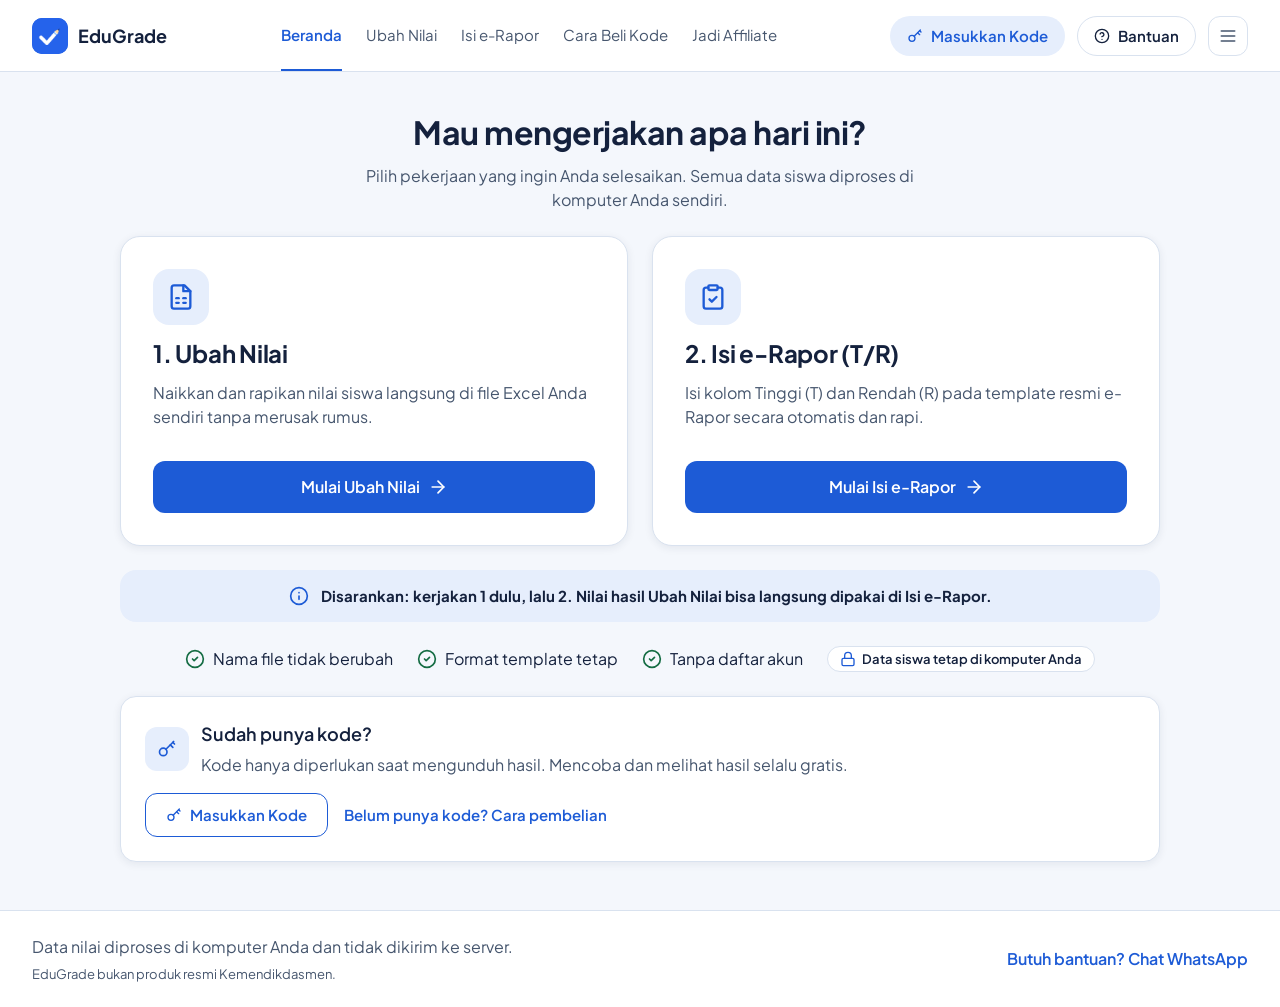
<file: index.html>
<!DOCTYPE html>
<html lang="id">
<head>
  <meta charset="UTF-8">
  <meta name="viewport" content="width=device-width, initial-scale=1.0">
  <title>EduGrade — Ubah Nilai & Isi e-Rapor T/R</title>
  <meta name="description" content="EduGrade membantu guru mengubah nilai di file Excel sendiri dan mengisi T/R template e-Rapor secara otomatis. Data siswa diproses di komputer guru.">
  <meta name="theme-color" content="#2563EB">
  <link rel="icon" type="image/png" sizes="32x32" href="assets/icon-32.png">
  <link rel="apple-touch-icon" href="assets/icon-180.png">
  <link rel="preconnect" href="https://fonts.googleapis.com">
  <link rel="preconnect" href="https://fonts.gstatic.com" crossorigin>
  <link href="https://fonts.googleapis.com/css2?family=Plus+Jakarta+Sans:wght@400;500;600;700&family=JetBrains+Mono:wght@500;600&display=swap" rel="stylesheet">
  <link rel="stylesheet" href="css/style.css">
</head>
<body>
  <header class="topbar" id="top"></header>
  <div class="stepper-bar hidden" id="stepper"></div>
  <main id="main"></main>
  <div id="bar"></div>
  <footer class="footer">
    <div class="footer-in">
      <div class="stack-xs">
        <p class="muted">Data nilai diproses di komputer Anda dan tidak dikirim ke server.</p>
        <p class="small muted">EduGrade bukan produk resmi Kemendikdasmen.</p>
      </div>
      <a id="waFoot" class="row b" style="gap:8px" target="_blank" rel="noopener" href="#">Butuh bantuan? Chat WhatsApp</a>
    </div>
  </footer>
  <noscript><div style="padding:24px;text-align:center">Aktifkan JavaScript untuk memakai EduGrade.</div></noscript>

  <script src="js/vendor/xlsx.full.min.js"></script>
  <script src="js/vendor/jszip.min.js"></script>
  <script src="js/config.js"></script>
  <script src="js/engine.js"></script>
  <script src="js/api.js"></script>
  <script src="js/ui.js"></script>
  <script src="js/app.js"></script>
  <script>
    // Tautan WhatsApp di kaki halaman
    document.addEventListener('DOMContentLoaded', function () {
      var a = document.getElementById('waFoot');
      var upd = function () { var wa = (window.__RP && window.__RP.cfg && window.__RP.cfg.wa) || window.RP_CONFIG.WA_ADMIN; a.href = 'https://wa.me/' + wa + '?text=' + encodeURIComponent('Halo Admin EduGrade, saya butuh bantuan.'); };
      upd(); setTimeout(upd, 4000);
    });
  </script>
</body>
</html>
</file>
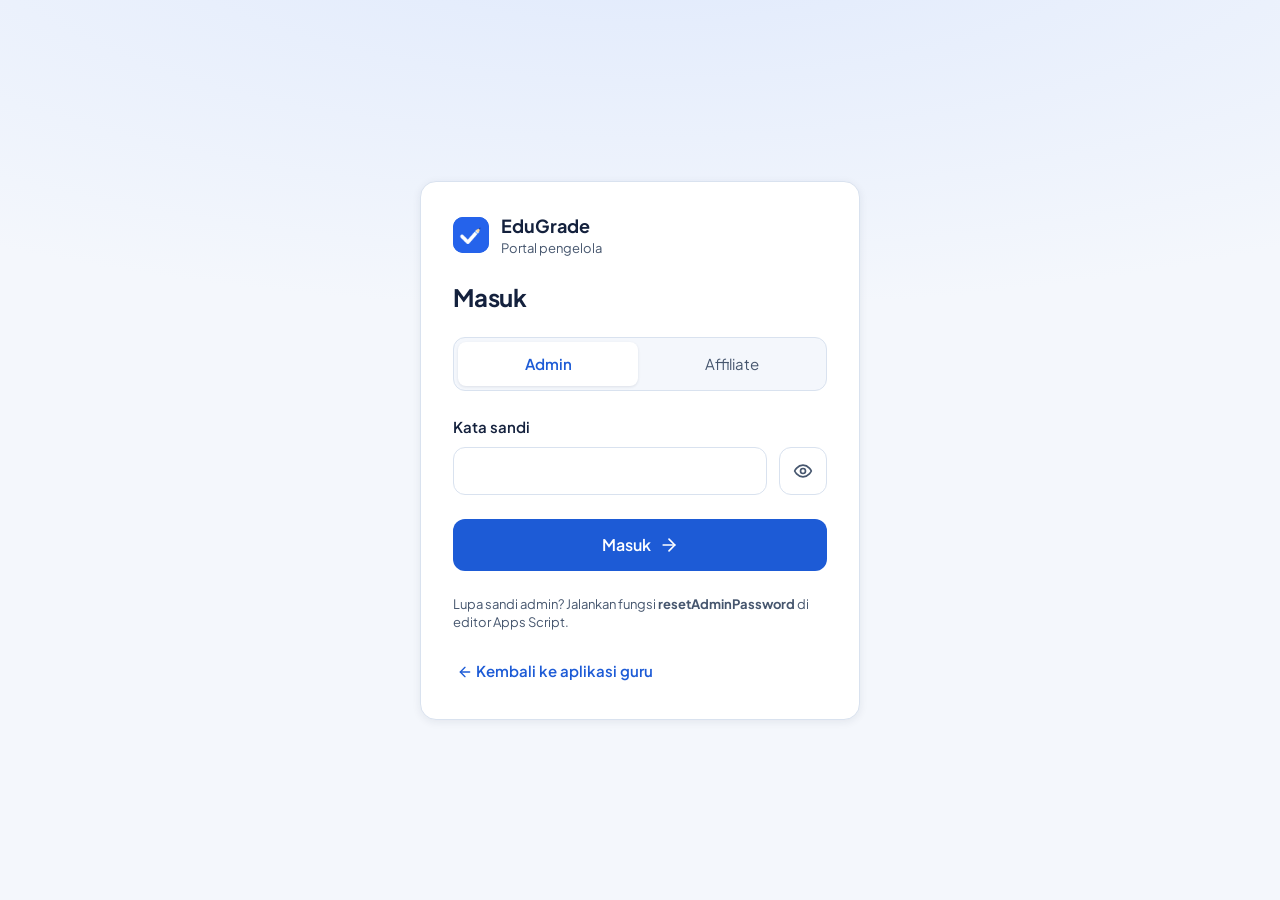
<file: admin.html>
<!DOCTYPE html>
<html lang="id">
<head>
  <meta charset="UTF-8">
  <meta name="viewport" content="width=device-width, initial-scale=1.0">
  <title>EduGrade — Admin & Affiliate</title>
  <meta name="robots" content="noindex, nofollow">
  <meta name="theme-color" content="#14213D">
  <link rel="icon" type="image/png" sizes="32x32" href="assets/icon-32.png">
  <link rel="apple-touch-icon" href="assets/icon-180.png">
  <link rel="preconnect" href="https://fonts.googleapis.com">
  <link rel="preconnect" href="https://fonts.gstatic.com" crossorigin>
  <link href="https://fonts.googleapis.com/css2?family=Plus+Jakarta+Sans:wght@400;500;600;700&family=JetBrains+Mono:wght@500;600&display=swap" rel="stylesheet">
  <link rel="stylesheet" href="css/style.css">
</head>
<body>
  <div id="root"></div>
  <script src="js/config.js"></script>
  <script src="js/api.js"></script>
  <script src="js/ui.js"></script>
  <script src="js/admin.js"></script>
</body>
</html>
</file>
<file: css/style.css>
/* ============================================================
 * EduGrade — Design System (dari edugrade_design_system.md)
 * ============================================================ */
:root {
  --primary: #1D5BD6; --primary-dark: #1546A8; --primary-tint: #E6EEFC;
  --ink: #14213D; --muted: #46566E; --page: #F4F7FC; --surface: #FFFFFF; --border: #D9E2EF;
  --chart-before: #C9D3E3; --row-hover: #F8FAFF; --sidebar-accent: #6EA0FF;
  --success: #146C43; --success-bg: #E3F5EC;
  --warning: #8A5A00; --warning-bg: #FFF4DB; --warning-border: #B7791F;
  --danger: #A32A1F; --danger-bg: #FDE8E6;
  --neutral-bg: #EAEFF6;
  --shadow: 0 2px 8px rgba(20, 33, 61, .08);
  --shadow-lg: 0 12px 32px rgba(20, 33, 61, .18);
  --r-sm: 8px; --r: 12px; --r-lg: 16px; --r-xl: 20px;
  --font: "Plus Jakarta Sans", system-ui, -apple-system, "Segoe UI", Roboto, sans-serif;
  --mono: "JetBrains Mono", ui-monospace, Consolas, monospace;
}
*, *::before, *::after { box-sizing: border-box; }
html, body { margin: 0; }
body { font-family: var(--font); font-size: 16px; line-height: 24px; color: var(--ink); background: var(--page); min-height: 100vh; display: flex; flex-direction: column; -webkit-font-smoothing: antialiased; }
h1, h2, h3, p { margin: 0; }
a { color: var(--primary); text-decoration: none; }
a:hover { color: var(--primary-dark); }
button, input, select, textarea { font: inherit; color: inherit; }
.num, .tnum { font-variant-numeric: tabular-nums; }
.mono { font-family: var(--mono); letter-spacing: .5px; }
.hidden { display: none !important; }
:focus-visible { outline: 3px solid rgba(29, 91, 214, .4); outline-offset: 2px; }
.sr-only { position: absolute; width: 1px; height: 1px; overflow: hidden; clip: rect(0 0 0 0); }

/* Tipografi */
.h1 { font-size: 32px; line-height: 40px; font-weight: 700; letter-spacing: -.5px; }
.h2 { font-size: 24px; line-height: 32px; font-weight: 700; letter-spacing: -.25px; }
.h3 { font-size: 18px; line-height: 26px; font-weight: 600; }
.lead { font-size: 16px; color: var(--muted); }
.muted { color: var(--muted); }
.small { font-size: 13px; line-height: 18px; }
.xs { font-size: 12px; line-height: 16px; font-weight: 600; letter-spacing: .3px; }
.label { font-size: 15px; font-weight: 600; }
.b { font-weight: 600; }
.t-success { color: var(--success); } .t-danger { color: var(--danger); } .t-warning { color: var(--warning); } .t-primary { color: var(--primary); }
.strike { text-decoration: line-through; color: var(--muted); }

/* Ikon */
.ic { width: 20px; height: 20px; flex: none; stroke: currentColor; fill: none; stroke-width: 2; stroke-linecap: round; stroke-linejoin: round; vertical-align: middle; }
.ic-sm { width: 16px; height: 16px; } .ic-lg { width: 28px; height: 28px; }

/* Tata letak */
.container { width: 100%; max-width: 1216px; margin: 0 auto; }
.narrow { max-width: 820px; margin: 0 auto; }
.row { display: flex; align-items: center; gap: 12px; }
.row-between { display: flex; align-items: center; justify-content: space-between; gap: 16px; flex-wrap: wrap; }
.wrap { flex-wrap: wrap; }
.stack { display: flex; flex-direction: column; gap: 24px; }
.stack-sm { display: flex; flex-direction: column; gap: 12px; }
.stack-xs { display: flex; flex-direction: column; gap: 6px; }
.grid-2 { display: grid; grid-template-columns: repeat(2, minmax(0, 1fr)); gap: 24px; }
.grid-3 { display: grid; grid-template-columns: repeat(3, minmax(0, 1fr)); gap: 20px; }
.grid-4 { display: grid; grid-template-columns: repeat(4, minmax(0, 1fr)); gap: 16px; }
.grid-5 { display: grid; grid-template-columns: repeat(5, minmax(0, 1fr)); gap: 16px; }
.split { display: grid; grid-template-columns: 7fr 5fr; gap: 32px; align-items: start; }
.sticky-side { position: sticky; top: 96px; }
.mt { margin-top: 24px; } .mt-sm { margin-top: 12px; }
.center { text-align: center; } .right { text-align: right; }
.grow { flex: 1; min-width: 0; }

/* Top bar */
.topbar { position: sticky; top: 0; z-index: 30; height: 72px; background: var(--surface); border-bottom: 1px solid var(--border); padding: 0 32px; }
.topbar-in { max-width: 1216px; margin: 0 auto; height: 100%; display: flex; align-items: center; justify-content: space-between; gap: 24px; }
.brand { display: flex; align-items: center; gap: 10px; color: var(--ink); font-weight: 700; font-size: 18px; }
.brand-mark { width: 36px; height: 36px; border-radius: 10px; background: var(--primary); color: #fff; display: grid; place-items: center; object-fit: cover; flex: none; }
.nav { display: flex; gap: 24px; height: 100%; }
.nav a { display: flex; align-items: center; color: var(--muted); font-size: 15px; border-bottom: 2px solid transparent; }
.nav a:hover { color: var(--ink); }
.nav a.active { color: var(--primary); border-bottom-color: var(--primary); font-weight: 600; }
.top-actions { display: flex; align-items: center; gap: 12px; }
.chip-btn { display: inline-flex; align-items: center; gap: 8px; height: 40px; padding: 0 16px; border-radius: 999px; border: 1px solid transparent; background: var(--primary-tint); color: var(--primary); font-weight: 600; font-size: 15px; cursor: pointer; white-space: nowrap; }
.chip-btn:hover { background: #d8e4fb; }
.chip-btn.ghost { background: var(--surface); border-color: var(--border); color: var(--ink); }
.chip-btn.ghost:hover { background: var(--page); }
.menu-btn { display: none; }

/* Stepper */
.stepper-bar { background: var(--surface); border-bottom: 1px solid var(--border); padding: 16px 32px; }
.stepper { max-width: 920px; margin: 0 auto; display: flex; align-items: center; gap: 12px; }
.step { display: flex; align-items: center; gap: 10px; white-space: nowrap; color: var(--muted); font-size: 15px; }
.step .dot { width: 32px; height: 32px; border-radius: 50%; border: 1px solid var(--border); background: var(--page); display: grid; place-items: center; font-weight: 600; flex: none; }
.step.cur { color: var(--ink); font-weight: 600; }
.step.cur .dot { border: 2px solid var(--primary); background: var(--primary-tint); color: var(--primary); }
.step.done { color: var(--ink); font-weight: 600; cursor: pointer; }
.step.done .dot { background: var(--primary); border-color: var(--primary); color: #fff; }
.step-line { flex: 1; height: 2px; background: var(--border); min-width: 16px; }
.step-line.done { background: var(--primary); }

/* Main & footer */
main { flex: 1; padding: 40px 32px 48px; }
main.has-bar { padding-bottom: 140px; }
.footer { background: var(--surface); border-top: 1px solid var(--border); padding: 24px 32px; }
.footer-in { max-width: 1216px; margin: 0 auto; display: flex; flex-wrap: wrap; align-items: center; justify-content: space-between; gap: 16px; }

/* Bottom action bar */
.bottombar { position: fixed; left: 0; right: 0; bottom: 0; z-index: 25; background: var(--surface); border-top: 1px solid var(--border); box-shadow: 0 -4px 12px rgba(20, 33, 61, .06); padding: 16px 32px; }
.bottombar-in { max-width: 1216px; margin: 0 auto; display: flex; align-items: center; justify-content: space-between; gap: 20px; flex-wrap: wrap; }
.bottombar .hint { color: var(--muted); font-size: 15px; text-align: center; flex: 1; min-width: 200px; }

/* Tombol */
.btn { display: inline-flex; align-items: center; justify-content: center; gap: 8px; height: 44px; padding: 0 20px; border-radius: var(--r); border: 1.5px solid transparent; font-weight: 600; font-size: 15px; cursor: pointer; transition: background .15s ease-out, border-color .15s ease-out; white-space: nowrap; text-decoration: none; }
.btn-lg { height: 52px; padding: 0 28px; font-size: 16px; }
.btn-xl { height: 56px; padding: 0 36px; font-size: 16px; }
.btn-sm { height: 36px; padding: 0 14px; font-size: 14px; border-radius: var(--r-sm); }
.btn-xs { height: 30px; padding: 0 10px; font-size: 13px; border-radius: var(--r-sm); }
.btn-primary { background: var(--primary); color: #fff; }
.btn-primary:hover { background: var(--primary-dark); color: #fff; }
.btn-secondary { background: var(--surface); color: var(--primary); border-color: var(--primary); }
.btn-secondary:hover { background: var(--primary-tint); }
.btn-ghost { background: transparent; color: var(--primary); padding: 0 8px; }
.btn-ghost:hover { background: var(--primary-tint); }
.btn-outline { background: var(--surface); color: var(--ink); border: 1px solid var(--border); }
.btn-outline:hover { background: var(--page); }
.btn-danger { background: var(--danger); color: #fff; }
.btn-danger:hover { background: #861f16; color: #fff; }
.btn-tint { background: var(--primary-tint); color: var(--primary); }
.btn[disabled], .btn.disabled { opacity: .5; cursor: not-allowed; pointer-events: none; }
.btn-block { width: 100%; }
.link-btn { background: none; border: 0; padding: 4px; color: var(--primary); font-weight: 600; cursor: pointer; font-size: 15px; }
.link-btn:hover { color: var(--primary-dark); text-decoration: underline; }

/* Kartu */
.card { background: var(--surface); border: 1px solid var(--border); border-radius: var(--r-lg); box-shadow: var(--shadow); padding: 24px; }
.card-flat { background: var(--surface); border: 1px solid var(--border); border-radius: var(--r-lg); padding: 20px; }
.card-hero { border-radius: var(--r-xl); padding: 32px; display: flex; flex-direction: column; justify-content: space-between; gap: 32px; transition: transform .15s ease-out; }
.card-hero:hover { transform: translateY(-2px); }
.card-head { display: flex; align-items: center; justify-content: space-between; gap: 12px; margin-bottom: 16px; }
.card.p0 { padding: 0; overflow: hidden; }
.card .card-pad { padding: 20px; }
.icon-tile { width: 56px; height: 56px; border-radius: var(--r-lg); background: var(--primary-tint); color: var(--primary); display: grid; place-items: center; flex: none; }
.icon-tile.sm { width: 44px; height: 44px; border-radius: var(--r); }
.icon-tile.success { background: var(--success-bg); color: var(--success); }
.icon-tile.warning { background: var(--warning-bg); color: var(--warning); }
.icon-tile.danger { background: var(--danger-bg); color: var(--danger); }

/* Info strip / alert */
.info { display: flex; align-items: flex-start; gap: 12px; padding: 14px 18px; border-radius: var(--r-lg); background: var(--primary-tint); color: var(--ink); font-size: 15px; }
.info .ic { color: var(--primary); margin-top: 2px; }
.info.success { background: var(--success-bg); color: var(--success); } .info.success .ic { color: var(--success); }
.info.warning { background: var(--warning-bg); color: var(--warning); border: 1px solid var(--warning-border); } .info.warning .ic { color: var(--warning); }
.info.danger { background: var(--danger-bg); color: var(--danger); } .info.danger .ic { color: var(--danger); }
.info.center { justify-content: center; }

/* Pill / badge */
.pill { display: inline-flex; align-items: center; gap: 6px; padding: 3px 12px; border-radius: 999px; font-size: 13px; line-height: 18px; font-weight: 600; white-space: nowrap; }
.pill-success { background: var(--success-bg); color: var(--success); }
.pill-warning { background: var(--warning-bg); color: var(--warning); border: 1px solid var(--warning-border); }
.pill-danger { background: var(--danger-bg); color: var(--danger); }
.pill-primary { background: var(--primary-tint); color: var(--primary); }
.pill-neutral { background: var(--neutral-bg); color: var(--muted); }
.pill-solid { background: var(--primary); color: #fff; }
.pill-ink { background: var(--ink); color: #fff; }

/* Formulir */
.field { display: flex; flex-direction: column; gap: 8px; }
.field-label { display: flex; align-items: center; justify-content: space-between; gap: 8px; font-size: 15px; font-weight: 600; }
.input, .select, .textarea { height: 48px; padding: 0 14px; border-radius: var(--r); border: 1px solid var(--border); background: var(--surface); width: 100%; font-size: 15px; }
.textarea { height: auto; min-height: 120px; padding: 12px 14px; resize: vertical; line-height: 22px; }
.input:focus, .select:focus, .textarea:focus { outline: none; border-color: var(--primary); box-shadow: 0 0 0 3px rgba(29, 91, 214, .2); }
.input.big { height: 56px; font-size: 24px; font-weight: 700; }
.input.sm, .select.sm { height: 36px; font-size: 14px; border-radius: var(--r-sm); padding: 0 10px; }
.input.num-sm { width: 72px; height: 36px; text-align: center; font-weight: 600; border-radius: var(--r-sm); padding: 0 6px; }
.input.err { border: 2px solid var(--danger); }
.input.code { font-family: var(--mono); font-size: 20px; font-weight: 600; letter-spacing: 1.5px; height: 56px; text-transform: uppercase; }
.err-msg { display: flex; align-items: center; gap: 8px; color: var(--danger); font-weight: 600; font-size: 15px; }
.ok-msg { display: flex; align-items: center; gap: 8px; color: var(--success); font-weight: 600; font-size: 15px; }
.check { width: 20px; height: 20px; accent-color: var(--primary); cursor: pointer; flex: none; }
.numstep { display: inline-flex; align-items: center; border: 1px solid var(--border); border-radius: var(--r); overflow: hidden; background: var(--surface); }
.numstep button { width: 48px; height: 48px; border: 0; background: none; cursor: pointer; display: grid; place-items: center; }
.numstep button:hover { background: var(--page); }
.numstep input { width: 80px; height: 48px; border: 0; border-left: 1px solid var(--border); border-right: 1px solid var(--border); text-align: center; font-size: 24px; font-weight: 700; }
.numstep input:focus { outline: none; background: var(--primary-tint); }

/* Segmented */
.seg { display: grid; grid-template-columns: 1fr 1fr; gap: 4px; padding: 4px; border-radius: var(--r); background: var(--page); border: 1px solid var(--border); }
.seg button { height: 44px; border: 0; border-radius: var(--r-sm); background: transparent; color: var(--muted); cursor: pointer; font-size: 15px; }
.seg button.on { background: var(--surface); color: var(--primary); font-weight: 600; box-shadow: 0 1px 3px rgba(20, 33, 61, .1); }

/* Kartu pilihan (radio) */
.choice { position: relative; border: 1px solid var(--border); border-radius: var(--r-lg); padding: 16px; background: var(--surface); cursor: pointer; display: flex; flex-direction: column; gap: 10px; transition: border-color .15s; }
.choice:hover { border-color: var(--primary); }
.choice.on { border: 2px solid var(--primary); background: var(--primary-tint); padding: 15px; }
.choice .tick { position: absolute; top: 12px; right: 12px; width: 24px; height: 24px; border-radius: 50%; background: var(--primary); color: #fff; display: none; place-items: center; }
.choice.on .tick { display: grid; }
.choice svg.mini { width: 100%; height: 44px; }
.choice-row { flex-direction: row; align-items: center; gap: 12px; }

/* Checklist kolom */
.list { border: 1px solid var(--border); border-radius: var(--r); overflow: hidden; }
.list > * + * { border-top: 1px solid var(--border); }
.list-item { display: flex; align-items: center; justify-content: space-between; gap: 16px; padding: 14px 16px; background: var(--surface); cursor: pointer; }
.list-item:hover { background: var(--row-hover); }
.list-item.sel { background: rgba(230, 238, 252, .5); }
.list-item.dis { background: var(--page); cursor: default; color: var(--muted); }

/* Drop zone */
.drop { border: 2px dashed var(--border); border-radius: var(--r-xl); background: var(--surface); padding: 48px 24px; text-align: center; display: flex; flex-direction: column; align-items: center; gap: 18px; cursor: pointer; transition: all .15s; }
.drop:hover, .drop.over { border-color: var(--primary); background: rgba(230, 238, 252, .4); }
.drop .icon-circle { width: 64px; height: 64px; border-radius: 50%; background: var(--primary-tint); color: var(--primary); display: grid; place-items: center; }
.drop.sm { padding: 28px 20px; gap: 12px; }

/* Stat */
.stat { background: var(--surface); border: 1px solid var(--border); border-radius: var(--r-lg); box-shadow: var(--shadow); padding: 20px; display: flex; flex-direction: column; gap: 4px; }
.stat .v { font-size: 32px; line-height: 40px; font-weight: 700; font-variant-numeric: tabular-nums; }
.stat .v.md { font-size: 22px; line-height: 30px; }
.stat.warning { background: var(--warning-bg); border-color: var(--warning-border); color: var(--warning); box-shadow: none; }
.stat.success { background: var(--success-bg); border-color: rgba(20, 108, 67, .2); color: var(--success); box-shadow: none; }
.ba { display: flex; align-items: baseline; gap: 10px; flex-wrap: wrap; }

/* Tab pill */
.tabs { display: flex; gap: 8px; flex-wrap: wrap; }
.tab { height: 40px; padding: 0 18px; border-radius: 999px; border: 1px solid var(--border); background: var(--surface); color: var(--muted); cursor: pointer; font-size: 15px; display: inline-flex; align-items: center; gap: 8px; }
.tab:hover { color: var(--ink); }
.tab.on { background: var(--primary); color: #fff; border-color: var(--primary); font-weight: 600; }
.tab .cnt { padding: 1px 8px; border-radius: 999px; background: var(--success-bg); color: var(--success); font-size: 12px; font-weight: 600; }
.tab.on .cnt { background: #fff; color: var(--primary); }
.tab .cnt.bad { background: var(--warning-bg); color: var(--warning); }
.chips { display: flex; gap: 8px; flex-wrap: wrap; }
.chip { height: 36px; padding: 0 14px; border-radius: 999px; border: 1px solid var(--border); background: var(--surface); color: var(--muted); cursor: pointer; font-size: 14px; }
.chip.on { background: var(--primary-tint); color: var(--primary); border-color: transparent; font-weight: 600; }

/* Tabel */
.tbl-wrap { overflow-x: auto; }
table.tbl { width: 100%; border-collapse: collapse; text-align: left; }
.tbl th { background: var(--page); color: var(--muted); font-weight: 600; font-size: 14px; padding: 12px 14px; border-bottom: 1px solid var(--border); white-space: nowrap; }
.tbl td { padding: 12px 14px; border-bottom: 1px solid var(--border); font-size: 15px; vertical-align: middle; }
.tbl tbody tr:hover td { background: var(--row-hover); }
.tbl tr:last-child td { border-bottom: 0; }
.tbl .r { text-align: right; } .tbl .c { text-align: center; }
.tbl tr.warn td { background: var(--warning-bg); }
.tbl tr.bad td { background: rgba(253, 232, 230, .45); }
.tbl tr.skip td { background: var(--page); color: var(--muted); }
.tbl.compact td, .tbl.compact th { padding: 9px 12px; font-size: 14px; }
.tbl-foot { padding: 14px 18px; border-top: 1px solid var(--border); display: flex; align-items: center; justify-content: space-between; gap: 12px; color: var(--muted); flex-wrap: wrap; }
.sticky-head thead th { position: sticky; top: 0; z-index: 2; }
.sticky-col { position: sticky; left: 0; z-index: 1; background: var(--surface); }
.sticky-col2 { position: sticky; left: 56px; z-index: 1; background: var(--surface); border-right: 1px solid var(--border); }
th.sticky-col, th.sticky-col2 { background: var(--page); z-index: 3; }
.rank { width: 28px; height: 28px; border-radius: 50%; background: var(--page); color: var(--muted); display: inline-grid; place-items: center; font-weight: 600; font-size: 14px; }
.rank.first { background: var(--primary); color: #fff; }
.edit-cell { display: inline-flex; align-items: center; gap: 8px; padding: 4px 6px 4px 10px; border: 1px solid var(--border); border-radius: var(--r-sm); background: var(--surface); }
.edit-cell input { width: 52px; border: 0; font-weight: 700; font-size: 15px; background: transparent; text-align: right; }
.edit-cell input:focus { outline: none; }
.edit-cell.mod { border-color: var(--primary); }
.search { position: relative; width: 280px; max-width: 100%; }
.search .ic { position: absolute; left: 12px; top: 50%; transform: translateY(-50%); color: var(--muted); width: 16px; height: 16px; }
.search input { padding-left: 38px; height: 40px; }

/* Sel T/R */
.tr { width: 44px; height: 44px; border-radius: var(--r); border: 1px solid var(--border); background: var(--page); color: var(--muted); font-weight: 700; font-size: 16px; cursor: pointer; position: relative; display: inline-grid; place-items: center; }
.tr.T { background: var(--primary); border-color: var(--primary); color: #fff; }
.tr.R { background: var(--surface); border: 2px solid var(--warning-border); color: var(--warning); }
.tr.auto::after { content: ""; position: absolute; top: 4px; right: 4px; width: 7px; height: 7px; transform: rotate(45deg); background: #fff; border: 1px solid var(--warning-border); }
.tr.R.auto::after { background: var(--warning-border); border-color: var(--warning-border); }
.tr.T.auto::after { background: #fff; border-color: #fff; }
.tr.sm { width: 28px; height: 28px; font-size: 13px; border-radius: var(--r-sm); cursor: default; }
.tr.na { cursor: default; opacity: .4; }

/* Grafik */
.chart { display: grid; gap: 16px; align-items: end; height: 180px; border-bottom: 1px solid var(--border); padding-top: 28px; position: relative; }
.chart .col { display: flex; flex-direction: column; justify-content: flex-end; align-items: center; height: 100%; gap: 6px; }
.chart .bars { display: flex; align-items: flex-end; gap: 6px; height: 100%; width: 100%; justify-content: center; }
.chart .bar { width: 100%; max-width: 64px; border-radius: 6px 6px 0 0; background: var(--primary); min-height: 2px; position: relative; }
.chart .bar.before { background: var(--chart-before); max-width: 28px; }
.chart .bar.after { max-width: 28px; }
.chart .bar.under { background: rgba(201, 211, 227, .45); border: 2px dashed var(--muted); border-bottom: 0; }
.chart .bar span { position: absolute; top: -22px; left: 50%; transform: translateX(-50%); font-size: 13px; font-weight: 600; color: var(--muted); }
.chart-x { display: grid; gap: 16px; text-align: center; color: var(--muted); font-size: 13px; padding-top: 8px; }
.kkm-line { position: absolute; top: 0; bottom: 0; border-left: 2px dashed var(--ink); z-index: 2; }
.kkm-line span { position: absolute; top: -2px; left: 0; transform: translateX(-50%); background: var(--ink); color: #fff; font-size: 12px; font-weight: 600; padding: 1px 10px; border-radius: 999px; white-space: nowrap; }
.legend { display: flex; gap: 18px; align-items: center; color: var(--muted); font-size: 13px; }
.legend i { display: inline-block; width: 14px; height: 14px; border-radius: 4px; vertical-align: middle; margin-right: 6px; }
.progress { width: 100%; height: 8px; border-radius: 999px; background: var(--neutral-bg); overflow: hidden; }
.progress > div { height: 100%; background: var(--primary); border-radius: 999px; }
.svg-chart { width: 100%; height: 180px; }

/* Pratinjau gelap */
.preview-head { background: var(--ink); color: #fff; padding: 16px 24px; display: flex; align-items: center; justify-content: space-between; gap: 12px; }
.preview-head .small { color: var(--primary-tint); }
.preview-head select { color: var(--ink); }

/* Modal */
.modal-back { position: fixed; inset: 0; z-index: 60; background: rgba(20, 33, 61, .5); display: flex; align-items: center; justify-content: center; padding: 24px; animation: fade .2s; }
.modal { width: 100%; max-width: 480px; max-height: calc(100vh - 48px); overflow: auto; background: var(--surface); border-radius: var(--r-xl); box-shadow: var(--shadow-lg); padding: 32px; display: flex; flex-direction: column; gap: 22px; animation: rise .22s cubic-bezier(.2, 0, 0, 1); }
.modal.wide { max-width: 640px; }
.modal-head { display: flex; align-items: flex-start; justify-content: space-between; gap: 12px; }
.icon-btn { width: 40px; height: 40px; border-radius: var(--r); border: 1px solid var(--border); background: var(--surface); color: var(--muted); display: grid; place-items: center; cursor: pointer; flex: none; }
.icon-btn:hover { color: var(--ink); background: var(--page); }
.icon-btn.sm { width: 32px; height: 32px; border-radius: var(--r-sm); }
.code-box { border: 2px dashed var(--border); border-radius: var(--r-lg); padding: 18px; text-align: center; font-family: var(--mono); font-size: 28px; font-weight: 700; letter-spacing: 2px; }
.spinner { width: 22px; height: 22px; border: 3px solid var(--primary-tint); border-top-color: var(--primary); border-radius: 50%; animation: spin .8s linear infinite; flex: none; }
.spinner.lg { width: 44px; height: 44px; border-width: 4px; }
@keyframes spin { to { transform: rotate(360deg); } }
@keyframes fade { from { opacity: 0; } }
@keyframes rise { from { opacity: 0; transform: translateY(12px); } }
.loading-cover { position: fixed; inset: 0; z-index: 70; background: rgba(244, 247, 252, .85); display: flex; flex-direction: column; align-items: center; justify-content: center; gap: 16px; font-weight: 600; }

/* Toast */
.toasts { position: fixed; right: 24px; bottom: 24px; z-index: 80; display: flex; flex-direction: column; gap: 10px; max-width: 420px; }
.toast { display: flex; align-items: flex-start; gap: 10px; padding: 14px 16px; border-radius: var(--r); background: var(--surface); border: 1px solid var(--border); border-left: 4px solid var(--primary); box-shadow: var(--shadow-lg); font-size: 15px; animation: rise .22s; }
.toast.success { border-left-color: var(--success); } .toast.error { border-left-color: var(--danger); } .toast.warning { border-left-color: var(--warning-border); }
.toast.success .ic { color: var(--success); } .toast.error .ic { color: var(--danger); } .toast.warning .ic { color: var(--warning); } .toast.info .ic { color: var(--primary); }
.has-bar ~ .toasts, body.with-bar .toasts { bottom: 110px; }

/* Paket */
.paket { position: relative; border-radius: var(--r-xl); padding: 28px; display: flex; flex-direction: column; justify-content: space-between; gap: 24px; }
.paket.pop { border: 2px solid var(--primary); box-shadow: 0 4px 16px rgba(29, 91, 214, .12); }
.ribbon { position: absolute; top: -14px; left: 50%; transform: translateX(-50%); }
.price { font-size: 32px; line-height: 40px; font-weight: 700; font-variant-numeric: tabular-nums; }
.checklist { list-style: none; margin: 0; padding: 14px 0 0; border-top: 1px solid var(--border); display: flex; flex-direction: column; gap: 10px; }
.checklist li { display: flex; gap: 8px; align-items: flex-start; font-size: 15px; }
.checklist .ic { color: var(--success); width: 18px; height: 18px; margin-top: 3px; }
.step-num { width: 40px; height: 40px; border-radius: 50%; background: var(--primary-tint); color: var(--primary); display: grid; place-items: center; font-weight: 700; font-size: 18px; }
details.faq { padding: 18px 20px; }
details.faq + details.faq { border-top: 1px solid var(--border); }
details.faq summary { list-style: none; cursor: pointer; display: flex; justify-content: space-between; gap: 12px; font-weight: 600; font-size: 17px; }
details.faq summary::-webkit-details-marker { display: none; }
details.faq[open] summary .ic { transform: rotate(180deg); }
details.faq p { margin-top: 10px; color: var(--muted); font-size: 15px; }
details.adv summary { cursor: pointer; color: var(--primary); font-weight: 600; font-size: 15px; list-style: none; }
details.adv summary::-webkit-details-marker { display: none; }

.empty { padding: 40px 20px; text-align: center; color: var(--muted); display: flex; flex-direction: column; align-items: center; gap: 12px; }
.skeleton { background: linear-gradient(90deg, #eef2f8 25%, #f6f8fc 50%, #eef2f8 75%); background-size: 200% 100%; animation: shimmer 1.2s infinite; border-radius: var(--r-sm); height: 16px; }
@keyframes shimmer { to { background-position: -200% 0; } }

/* ============ Admin ============ */
.admin { display: flex; min-height: 100vh; flex-direction: row; }
.sidebar { width: 232px; flex: none; background: var(--ink); color: #fff; display: flex; flex-direction: column; justify-content: space-between; position: sticky; top: 0; height: 100vh; }
.sidebar .brandbar { height: 64px; padding: 0 20px; display: flex; align-items: center; gap: 12px; border-bottom: 1px solid rgba(255, 255, 255, .1); font-weight: 700; }
.sidebar nav { padding: 16px 0; display: flex; flex-direction: column; gap: 2px; }
.sidebar nav a { height: 44px; padding: 0 20px; display: flex; align-items: center; justify-content: space-between; gap: 12px; color: rgba(255, 255, 255, .75); font-size: 15px; border-left: 3px solid transparent; }
.sidebar nav a span.l { display: flex; align-items: center; gap: 12px; }
.sidebar nav a:hover { color: #fff; background: rgba(255, 255, 255, .05); }
.sidebar nav a.on { color: #fff; background: rgba(255, 255, 255, .1); border-left-color: var(--sidebar-accent); font-weight: 600; }
.sidebar .badge { padding: 1px 8px; border-radius: 999px; background: rgba(255, 255, 255, .15); font-size: 12px; font-weight: 600; }
.sidebar .badge.warn { background: var(--warning); }
.sidebar .out { padding: 16px; border-top: 1px solid rgba(255, 255, 255, .1); }
.sidebar .out button { width: 100%; height: 40px; display: flex; align-items: center; gap: 12px; padding: 0 12px; border: 0; border-radius: var(--r-sm); background: none; color: rgba(255, 255, 255, .75); cursor: pointer; }
.sidebar .out button:hover { background: rgba(255, 255, 255, .1); color: #fff; }
.admin-main { flex: 1; min-width: 0; display: flex; flex-direction: column; }
.admin-top { height: 64px; background: var(--surface); border-bottom: 1px solid var(--border); padding: 0 32px; display: flex; align-items: center; justify-content: space-between; position: sticky; top: 0; z-index: 20; }
.admin-content { padding: 32px; display: flex; flex-direction: column; gap: 24px; max-width: 1320px; width: 100%; }
.admin .h1 { font-size: 28px; line-height: 36px; }
.admin .tbl th { text-transform: uppercase; font-size: 12px; letter-spacing: .3px; }
.admin .tbl td { font-size: 14px; }
.admin .stat .v { font-size: 22px; line-height: 30px; }
.admin .card { border-radius: var(--r); }
.bulkbar { display: flex; align-items: center; justify-content: space-between; gap: 12px; padding: 12px 16px; border-radius: var(--r); background: var(--primary-tint); border: 1px solid rgba(29, 91, 214, .25); flex-wrap: wrap; }
.kv { display: grid; grid-template-columns: 160px 1fr; gap: 10px 16px; font-size: 14px; }
.kv dt { color: var(--muted); } .kv dd { margin: 0; font-weight: 600; }
.quota-squares { display: flex; gap: 6px; flex-wrap: wrap; }
.quota-squares i { width: 22px; height: 22px; border-radius: 6px; border: 1.5px dashed var(--border); }
.quota-squares i.used { background: var(--primary); border: 0; }
.login-wrap { min-height: 100vh; display: grid; place-items: center; padding: 24px; background: radial-gradient(1200px 400px at 50% -10%, #dfe9fc, var(--page)); }
.login-card { width: 100%; max-width: 440px; }
.wa-bubble { background: #E7F8EE; border-radius: var(--r); padding: 14px; white-space: pre-wrap; font-size: 14px; line-height: 21px; border: 1px solid #cdebd9; }

/* ============ Responsif ============ */
@media (max-width: 1024px) {
  .split { grid-template-columns: 1fr; }
  .sticky-side { position: static; }
  .grid-5 { grid-template-columns: repeat(3, minmax(0, 1fr)); }
  .sidebar { width: 72px; }
  .sidebar .lbl, .sidebar .badge, .sidebar .brandbar .lbl { display: none; }
  .sidebar nav a { justify-content: center; padding: 0; }
}
@media (max-width: 820px) {
  .topbar { padding: 0 16px; height: 64px; }
  .nav { display: none; position: absolute; top: 64px; left: 0; right: 0; flex-direction: column; gap: 0; height: auto; background: var(--surface); border-bottom: 1px solid var(--border); box-shadow: var(--shadow); }
  .nav.open { display: flex; }
  .nav a { padding: 14px 20px; border-bottom: 1px solid var(--border); }
  .nav a.active { border-bottom-color: var(--border); background: var(--primary-tint); }
  .menu-btn { display: grid; }
  .chip-btn.help .lbl, .chip-btn .long { display: none; }
  main { padding: 24px 16px 40px; }
  main.has-bar { padding-bottom: 170px; }
  .stepper-bar { padding: 12px 16px; overflow-x: auto; }
  .step .txt { display: none; } .step.cur .txt { display: inline; }
  .grid-2, .grid-3, .grid-4, .grid-5 { grid-template-columns: 1fr; }
  .grid-4.keep2 { grid-template-columns: 1fr 1fr; }
  .h1 { font-size: 26px; line-height: 34px; }
  .card, .card-hero { padding: 20px; }
  .bottombar { padding: 12px 16px; }
  .bottombar .hint { display: none; }
  .bottombar .btn-lg, .bottombar .btn-xl { height: 48px; padding: 0 18px; }
  .footer { padding: 20px 16px; }
  .admin-content { padding: 20px 16px; }
  .admin-top { padding: 0 16px; }
  .kv { grid-template-columns: 1fr; }
  .modal { padding: 22px; }
  .toasts { left: 16px; right: 16px; }
  .stat .v { font-size: 24px; line-height: 32px; }
  .topbar-in { gap: 10px; }
  .price { font-size: 28px; }
}
@media print { .topbar, .footer, .bottombar, .stepper-bar { display: none; } }
</file>
